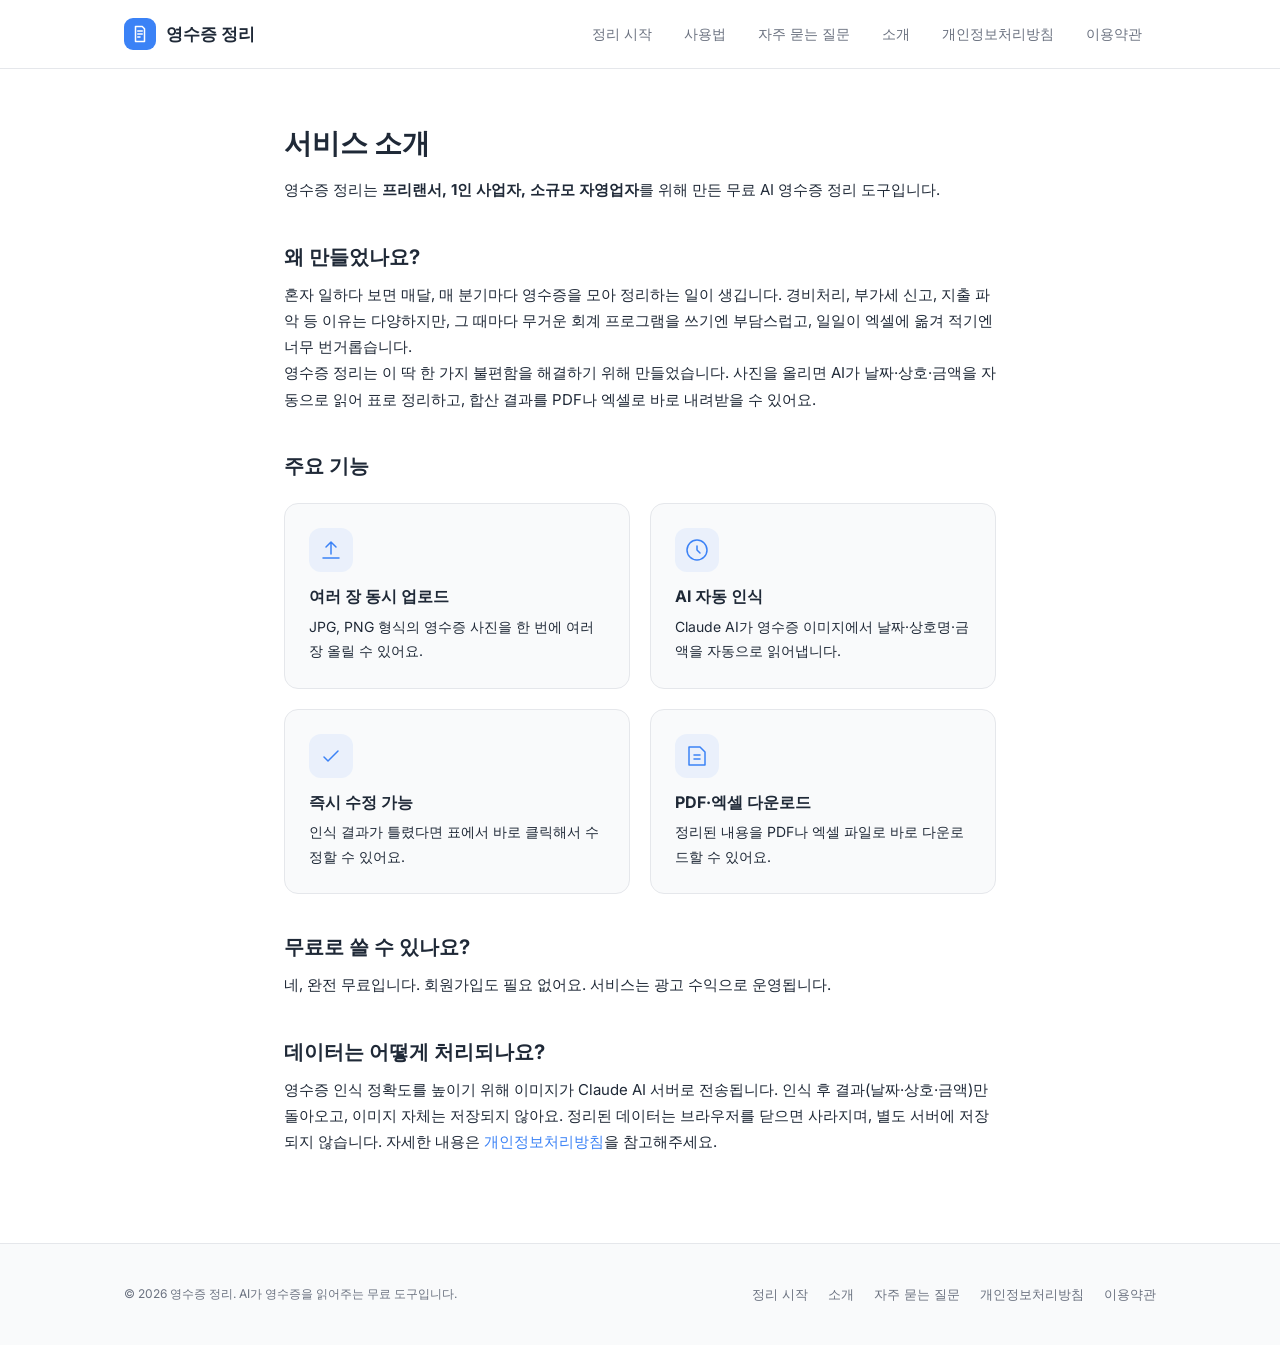
<file: about.html>
<!DOCTYPE html>
<html lang="ko">
<head>
<meta charset="UTF-8">
<meta name="viewport" content="width=device-width, initial-scale=1.0">
<title>서비스 소개 — 영수증 정리</title>
<meta name="description" content="영수증 정리는 프리랜서·자영업자를 위한 무료 AI 영수증 정리 도구입니다. AI가 영수증 사진을 읽어 자동으로 정리하고 합산해드려요.">
<meta name="robots" content="index, follow">
<link rel="canonical" href="https://www.영수증정리.com/about.html">
<link rel="preconnect" href="https://fonts.googleapis.com">
<link href="https://fonts.googleapis.com/css2?family=Inter:wght@400;500;600;700&display=swap" rel="stylesheet">
<link rel="stylesheet" href="css/style.css">
<style>
  .legal { padding: 56px 0 88px; }
  .legal .container { max-width: 760px; }
  .legal h1 { font-size: 28px; margin-bottom: 16px; }
  .legal h2 { font-size: 20px; margin: 40px 0 12px; }
  .legal p, .legal li { font-size: 15px; color: var(--color-text); line-height: 1.75; }
  .legal ul { padding-left: 20px; margin: 10px 0; }
  .legal ul li { margin-bottom: 8px; }
  .about-grid { display: grid; grid-template-columns: 1fr 1fr; gap: 20px; margin: 24px 0; }
  .about-card {
    background: var(--color-surface); border: 1px solid var(--color-border);
    border-radius: var(--radius-card); padding: 24px;
  }
  .about-card .icon-wrap {
    width: 44px; height: 44px; border-radius: 12px; background: rgba(59,130,246,0.08);
    display: flex; align-items: center; justify-content: center; color: var(--color-primary); margin-bottom: 14px;
  }
  .about-card h3 { font-size: 16px; margin-bottom: 8px; }
  .about-card p { font-size: 14px; }
  @media (max-width: 640px) { .about-grid { grid-template-columns: 1fr; } }
</style>
</head>
<body>

<header class="site-header">
  <div class="container">
    <a href="index.html" class="brand">
      <span class="brand-mark">
        <svg class="icon" viewBox="0 0 24 24"><path d="M6 2h9l3 3v17H6z"/><path d="M9 8h6M9 12h6M9 16h3"/></svg>
      </span>
      영수증 정리
    </a>
    <nav class="nav-links">
      <a href="index.html#tool">정리 시작</a>
      <a href="index.html#how">사용법</a>
      <a href="index.html#faq">자주 묻는 질문</a>
      <a href="about.html">소개</a>
      <a href="privacy.html">개인정보처리방침</a>
      <a href="terms.html">이용약관</a>
    </nav>
  </div>
</header>

<section class="legal">
  <div class="container">
    <h1>서비스 소개</h1>
    <p>영수증 정리는 <strong>프리랜서, 1인 사업자, 소규모 자영업자</strong>를 위해 만든 무료 AI 영수증 정리 도구입니다.</p>

    <h2>왜 만들었나요?</h2>
    <p>혼자 일하다 보면 매달, 매 분기마다 영수증을 모아 정리하는 일이 생깁니다. 경비처리, 부가세 신고, 지출 파악 등 이유는 다양하지만, 그 때마다 무거운 회계 프로그램을 쓰기엔 부담스럽고, 일일이 엑셀에 옮겨 적기엔 너무 번거롭습니다.</p>
    <p>영수증 정리는 이 딱 한 가지 불편함을 해결하기 위해 만들었습니다. 사진을 올리면 AI가 날짜·상호·금액을 자동으로 읽어 표로 정리하고, 합산 결과를 PDF나 엑셀로 바로 내려받을 수 있어요.</p>

    <h2>주요 기능</h2>
    <div class="about-grid">
      <div class="about-card">
        <div class="icon-wrap"><svg class="icon" viewBox="0 0 24 24"><path d="M12 16V4M7 9l5-5 5 5"/><path d="M4 20h16"/></svg></div>
        <h3>여러 장 동시 업로드</h3>
        <p>JPG, PNG 형식의 영수증 사진을 한 번에 여러 장 올릴 수 있어요.</p>
      </div>
      <div class="about-card">
        <div class="icon-wrap"><svg class="icon" viewBox="0 0 24 24"><path d="M12 2a10 10 0 1 0 0 20 10 10 0 0 0 0-20Z"/><path d="M12 8v4l3 3"/></svg></div>
        <h3>AI 자동 인식</h3>
        <p>Claude AI가 영수증 이미지에서 날짜·상호명·금액을 자동으로 읽어냅니다.</p>
      </div>
      <div class="about-card">
        <div class="icon-wrap"><svg class="icon" viewBox="0 0 24 24"><path d="m5 13 4 4L19 7"/></svg></div>
        <h3>즉시 수정 가능</h3>
        <p>인식 결과가 틀렸다면 표에서 바로 클릭해서 수정할 수 있어요.</p>
      </div>
      <div class="about-card">
        <div class="icon-wrap"><svg class="icon" viewBox="0 0 24 24"><path d="M4 3h11l5 5v13H4z"/><path d="M9 15h6M9 11h6"/></svg></div>
        <h3>PDF·엑셀 다운로드</h3>
        <p>정리된 내용을 PDF나 엑셀 파일로 바로 다운로드할 수 있어요.</p>
      </div>
    </div>

    <h2>무료로 쓸 수 있나요?</h2>
    <p>네, 완전 무료입니다. 회원가입도 필요 없어요. 서비스는 광고 수익으로 운영됩니다.</p>

    <h2>데이터는 어떻게 처리되나요?</h2>
    <p>영수증 인식 정확도를 높이기 위해 이미지가 Claude AI 서버로 전송됩니다. 인식 후 결과(날짜·상호·금액)만 돌아오고, 이미지 자체는 저장되지 않아요. 정리된 데이터는 브라우저를 닫으면 사라지며, 별도 서버에 저장되지 않습니다. 자세한 내용은 <a href="privacy.html" style="color:var(--color-primary)">개인정보처리방침</a>을 참고해주세요.</p>
  </div>
</section>

<footer class="site-footer">
  <div class="container footer-inner">
    <span class="footer-note">© 2026 영수증 정리. AI가 영수증을 읽어주는 무료 도구입니다.</span>
    <nav class="footer-links">
      <a href="index.html#tool">정리 시작</a>
      <a href="about.html">소개</a>
      <a href="index.html#faq">자주 묻는 질문</a>
      <a href="privacy.html">개인정보처리방침</a>
      <a href="terms.html">이용약관</a>
    </nav>
  </div>
</footer>

</body>
</html>
</file>
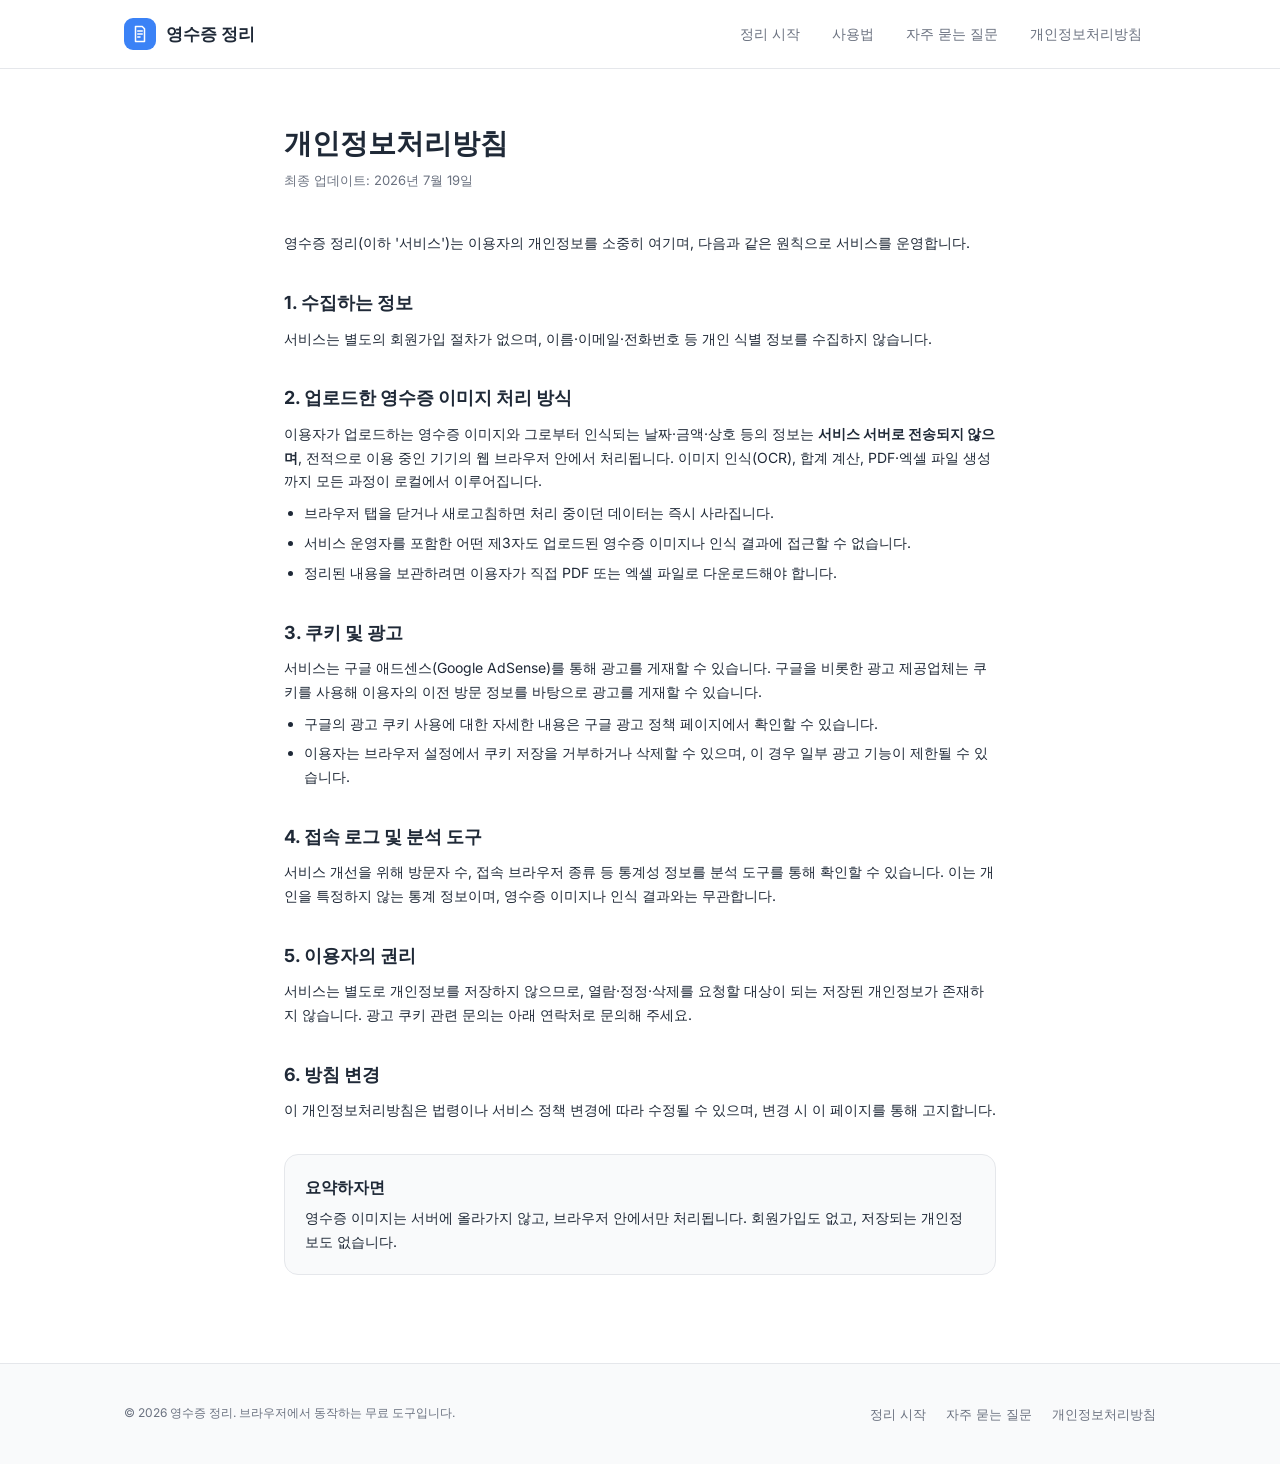
<file: privacy.html>
<!DOCTYPE html>
<html lang="ko">
<head>
<meta charset="UTF-8">
<meta name="viewport" content="width=device-width, initial-scale=1.0">
<title>개인정보처리방침 — 영수증 정리</title>
<link rel="preconnect" href="https://fonts.googleapis.com">
<link href="https://fonts.googleapis.com/css2?family=Inter:wght@400;500;600;700&display=swap" rel="stylesheet">
<link rel="stylesheet" href="css/style.css">
<style>
  .legal { padding: 56px 0 88px; }
  .legal .container { max-width: 760px; }
  .legal h1 { font-size: 28px; margin-bottom: 8px; }
  .legal .updated { font-size: 13px; color: var(--color-sub); margin-bottom: 40px; }
  .legal h2 { font-size: 18px; margin: 36px 0 12px; }
  .legal p, .legal li { font-size: 14px; color: var(--color-text); line-height: 1.7; }
  .legal ul { padding-left: 20px; margin: 8px 0; }
  .legal ul li { margin-bottom: 6px; }
  .legal .card {
    background: var(--color-surface);
    border: 1px solid var(--color-border);
    border-radius: var(--radius-card);
    padding: 20px;
    margin-top: 32px;
  }
</style>
</head>
<body>

<header class="site-header">
  <div class="container">
    <a href="index.html" class="brand">
      <span class="brand-mark">
        <svg class="icon" viewBox="0 0 24 24"><path d="M6 2h9l3 3v17H6z"/><path d="M9 8h6M9 12h6M9 16h3"/></svg>
      </span>
      영수증 정리
    </a>
    <nav class="nav-links">
      <a href="index.html#tool">정리 시작</a>
      <a href="index.html#how">사용법</a>
      <a href="index.html#faq">자주 묻는 질문</a>
      <a href="privacy.html">개인정보처리방침</a>
    </nav>
  </div>
</header>

<section class="legal">
  <div class="container">
    <h1>개인정보처리방침</h1>
    <p class="updated">최종 업데이트: 2026년 7월 19일</p>

    <p>영수증 정리(이하 '서비스')는 이용자의 개인정보를 소중히 여기며, 다음과 같은 원칙으로 서비스를 운영합니다.</p>

    <h2>1. 수집하는 정보</h2>
    <p>서비스는 별도의 회원가입 절차가 없으며, 이름·이메일·전화번호 등 개인 식별 정보를 수집하지 않습니다.</p>

    <h2>2. 업로드한 영수증 이미지 처리 방식</h2>
    <p>이용자가 업로드하는 영수증 이미지와 그로부터 인식되는 날짜·금액·상호 등의 정보는 <strong>서비스 서버로 전송되지 않으며</strong>, 전적으로 이용 중인 기기의 웹 브라우저 안에서 처리됩니다. 이미지 인식(OCR), 합계 계산, PDF·엑셀 파일 생성까지 모든 과정이 로컬에서 이루어집니다.</p>
    <ul>
      <li>브라우저 탭을 닫거나 새로고침하면 처리 중이던 데이터는 즉시 사라집니다.</li>
      <li>서비스 운영자를 포함한 어떤 제3자도 업로드된 영수증 이미지나 인식 결과에 접근할 수 없습니다.</li>
      <li>정리된 내용을 보관하려면 이용자가 직접 PDF 또는 엑셀 파일로 다운로드해야 합니다.</li>
    </ul>

    <h2>3. 쿠키 및 광고</h2>
    <p>서비스는 구글 애드센스(Google AdSense)를 통해 광고를 게재할 수 있습니다. 구글을 비롯한 광고 제공업체는 쿠키를 사용해 이용자의 이전 방문 정보를 바탕으로 광고를 게재할 수 있습니다.</p>
    <ul>
      <li>구글의 광고 쿠키 사용에 대한 자세한 내용은 구글 광고 정책 페이지에서 확인할 수 있습니다.</li>
      <li>이용자는 브라우저 설정에서 쿠키 저장을 거부하거나 삭제할 수 있으며, 이 경우 일부 광고 기능이 제한될 수 있습니다.</li>
    </ul>

    <h2>4. 접속 로그 및 분석 도구</h2>
    <p>서비스 개선을 위해 방문자 수, 접속 브라우저 종류 등 통계성 정보를 분석 도구를 통해 확인할 수 있습니다. 이는 개인을 특정하지 않는 통계 정보이며, 영수증 이미지나 인식 결과와는 무관합니다.</p>

    <h2>5. 이용자의 권리</h2>
    <p>서비스는 별도로 개인정보를 저장하지 않으므로, 열람·정정·삭제를 요청할 대상이 되는 저장된 개인정보가 존재하지 않습니다. 광고 쿠키 관련 문의는 아래 연락처로 문의해 주세요.</p>

    <h2>6. 방침 변경</h2>
    <p>이 개인정보처리방침은 법령이나 서비스 정책 변경에 따라 수정될 수 있으며, 변경 시 이 페이지를 통해 고지합니다.</p>

    <div class="card">
      <strong>요약하자면</strong>
      <p style="margin-top:6px">영수증 이미지는 서버에 올라가지 않고, 브라우저 안에서만 처리됩니다. 회원가입도 없고, 저장되는 개인정보도 없습니다.</p>
    </div>
  </div>
</section>

<footer class="site-footer">
  <div class="container footer-inner">
    <span class="footer-note">© 2026 영수증 정리. 브라우저에서 동작하는 무료 도구입니다.</span>
    <nav class="footer-links">
      <a href="index.html#tool">정리 시작</a>
      <a href="index.html#faq">자주 묻는 질문</a>
      <a href="privacy.html">개인정보처리방침</a>
    </nav>
  </div>
</footer>

</body>
</html>
</file>
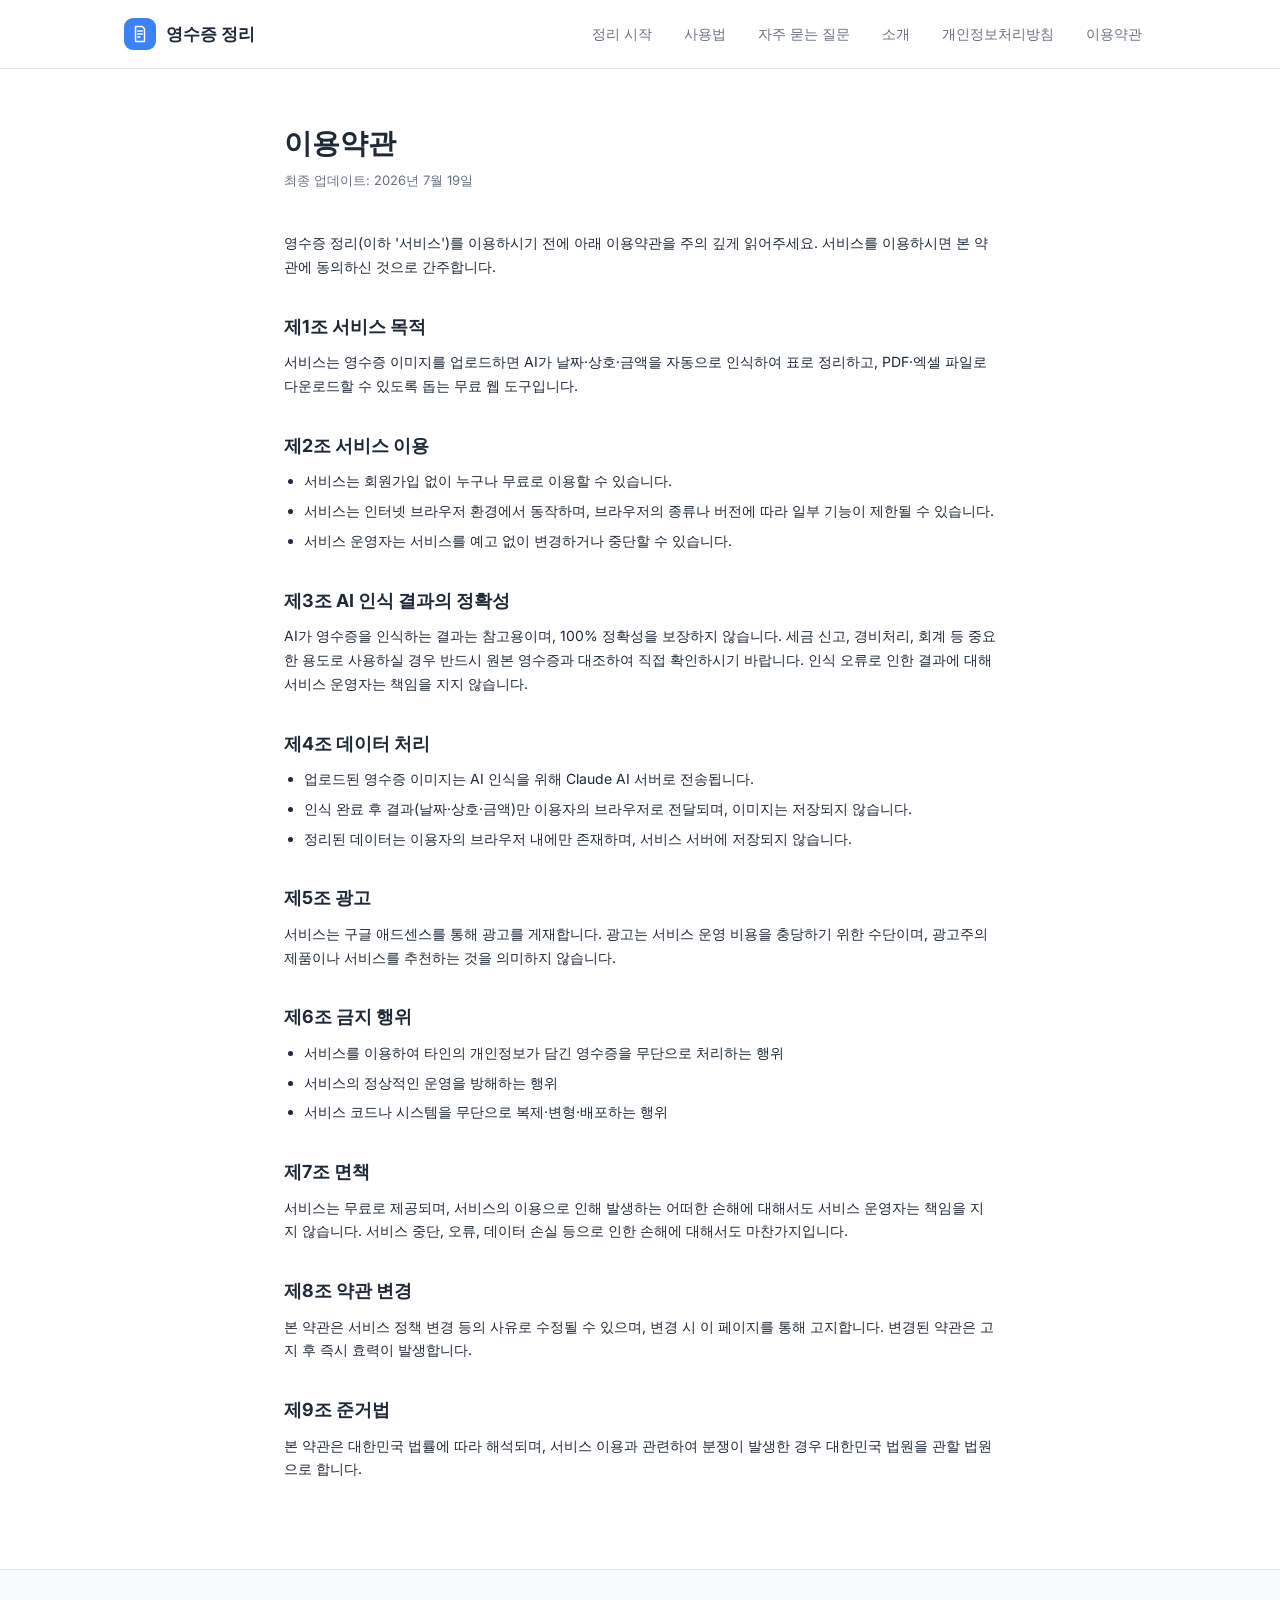
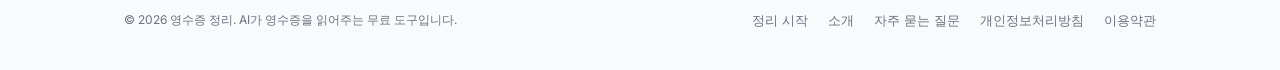
<file: terms.html>
<!DOCTYPE html>
<html lang="ko">
<head>
<meta charset="UTF-8">
<meta name="viewport" content="width=device-width, initial-scale=1.0">
<title>이용약관 — 영수증 정리</title>
<meta name="description" content="영수증 정리 서비스 이용약관입니다.">
<meta name="robots" content="index, follow">
<link rel="canonical" href="https://www.영수증정리.com/terms.html">
<link rel="preconnect" href="https://fonts.googleapis.com">
<link href="https://fonts.googleapis.com/css2?family=Inter:wght@400;500;600;700&display=swap" rel="stylesheet">
<link rel="stylesheet" href="css/style.css">
<style>
  .legal { padding: 56px 0 88px; }
  .legal .container { max-width: 760px; }
  .legal h1 { font-size: 28px; margin-bottom: 8px; }
  .legal .updated { font-size: 13px; color: var(--color-sub); margin-bottom: 40px; }
  .legal h2 { font-size: 18px; margin: 36px 0 12px; }
  .legal p, .legal li { font-size: 14px; color: var(--color-text); line-height: 1.7; }
  .legal ul { padding-left: 20px; margin: 8px 0; }
  .legal ul li { margin-bottom: 6px; }
</style>
</head>
<body>

<header class="site-header">
  <div class="container">
    <a href="index.html" class="brand">
      <span class="brand-mark">
        <svg class="icon" viewBox="0 0 24 24"><path d="M6 2h9l3 3v17H6z"/><path d="M9 8h6M9 12h6M9 16h3"/></svg>
      </span>
      영수증 정리
    </a>
    <nav class="nav-links">
      <a href="index.html#tool">정리 시작</a>
      <a href="index.html#how">사용법</a>
      <a href="index.html#faq">자주 묻는 질문</a>
      <a href="about.html">소개</a>
      <a href="privacy.html">개인정보처리방침</a>
      <a href="terms.html">이용약관</a>
    </nav>
  </div>
</header>

<section class="legal">
  <div class="container">
    <h1>이용약관</h1>
    <p class="updated">최종 업데이트: 2026년 7월 19일</p>

    <p>영수증 정리(이하 '서비스')를 이용하시기 전에 아래 이용약관을 주의 깊게 읽어주세요. 서비스를 이용하시면 본 약관에 동의하신 것으로 간주합니다.</p>

    <h2>제1조 서비스 목적</h2>
    <p>서비스는 영수증 이미지를 업로드하면 AI가 날짜·상호·금액을 자동으로 인식하여 표로 정리하고, PDF·엑셀 파일로 다운로드할 수 있도록 돕는 무료 웹 도구입니다.</p>

    <h2>제2조 서비스 이용</h2>
    <ul>
      <li>서비스는 회원가입 없이 누구나 무료로 이용할 수 있습니다.</li>
      <li>서비스는 인터넷 브라우저 환경에서 동작하며, 브라우저의 종류나 버전에 따라 일부 기능이 제한될 수 있습니다.</li>
      <li>서비스 운영자는 서비스를 예고 없이 변경하거나 중단할 수 있습니다.</li>
    </ul>

    <h2>제3조 AI 인식 결과의 정확성</h2>
    <p>AI가 영수증을 인식하는 결과는 참고용이며, 100% 정확성을 보장하지 않습니다. 세금 신고, 경비처리, 회계 등 중요한 용도로 사용하실 경우 반드시 원본 영수증과 대조하여 직접 확인하시기 바랍니다. 인식 오류로 인한 결과에 대해 서비스 운영자는 책임을 지지 않습니다.</p>

    <h2>제4조 데이터 처리</h2>
    <ul>
      <li>업로드된 영수증 이미지는 AI 인식을 위해 Claude AI 서버로 전송됩니다.</li>
      <li>인식 완료 후 결과(날짜·상호·금액)만 이용자의 브라우저로 전달되며, 이미지는 저장되지 않습니다.</li>
      <li>정리된 데이터는 이용자의 브라우저 내에만 존재하며, 서비스 서버에 저장되지 않습니다.</li>
    </ul>

    <h2>제5조 광고</h2>
    <p>서비스는 구글 애드센스를 통해 광고를 게재합니다. 광고는 서비스 운영 비용을 충당하기 위한 수단이며, 광고주의 제품이나 서비스를 추천하는 것을 의미하지 않습니다.</p>

    <h2>제6조 금지 행위</h2>
    <ul>
      <li>서비스를 이용하여 타인의 개인정보가 담긴 영수증을 무단으로 처리하는 행위</li>
      <li>서비스의 정상적인 운영을 방해하는 행위</li>
      <li>서비스 코드나 시스템을 무단으로 복제·변형·배포하는 행위</li>
    </ul>

    <h2>제7조 면책</h2>
    <p>서비스는 무료로 제공되며, 서비스의 이용으로 인해 발생하는 어떠한 손해에 대해서도 서비스 운영자는 책임을 지지 않습니다. 서비스 중단, 오류, 데이터 손실 등으로 인한 손해에 대해서도 마찬가지입니다.</p>

    <h2>제8조 약관 변경</h2>
    <p>본 약관은 서비스 정책 변경 등의 사유로 수정될 수 있으며, 변경 시 이 페이지를 통해 고지합니다. 변경된 약관은 고지 후 즉시 효력이 발생합니다.</p>

    <h2>제9조 준거법</h2>
    <p>본 약관은 대한민국 법률에 따라 해석되며, 서비스 이용과 관련하여 분쟁이 발생한 경우 대한민국 법원을 관할 법원으로 합니다.</p>
  </div>
</section>

<footer class="site-footer">
  <div class="container footer-inner">
    <span class="footer-note">© 2026 영수증 정리. AI가 영수증을 읽어주는 무료 도구입니다.</span>
    <nav class="footer-links">
      <a href="index.html#tool">정리 시작</a>
      <a href="about.html">소개</a>
      <a href="index.html#faq">자주 묻는 질문</a>
      <a href="privacy.html">개인정보처리방침</a>
      <a href="terms.html">이용약관</a>
    </nav>
  </div>
</footer>

</body>
</html>
</file>
<file: css/style.css>
/* ==========================================================================
   디자인 토큰 (레시피 지정값 그대로 적용)
   ========================================================================== */
:root {
  --color-primary: #3B82F6;
  --color-primary-hover: #2f6fd9;
  --color-text: #1F2937;
  --color-sub: #6B7280;
  --color-bg: #FFFFFF;
  --color-surface: #F9FAFB;
  --color-border: #E5E7EB;

  --radius-btn: 10px;
  --radius-card: 14px;

  --font-base: 'Inter', -apple-system, BlinkMacSystemFont, 'Malgun Gothic', sans-serif;

  --icon-stroke: 1.5;
  --shadow-card: 0 1px 2px rgba(31, 41, 55, 0.04), 0 4px 12px rgba(31, 41, 55, 0.04);
}

* { box-sizing: border-box; }

html { scroll-behavior: smooth; }

body {
  margin: 0;
  font-family: var(--font-base);
  color: var(--color-text);
  background: var(--color-bg);
  font-weight: 400;
  line-height: 1.55;
  -webkit-font-smoothing: antialiased;
}

h1, h2, h3, h4 { font-weight: 700; line-height: 1.3; margin: 0; }
p { margin: 0; color: var(--color-sub); }

a { color: inherit; text-decoration: none; }

img { max-width: 100%; display: block; }

.icon {
  width: 24px;
  height: 24px;
  stroke: currentColor;
  stroke-width: var(--icon-stroke);
  fill: none;
  stroke-linecap: round;
  stroke-linejoin: round;
  flex-shrink: 0;
}

/* Layout helpers */
.container {
  max-width: 1080px;
  margin: 0 auto;
  padding: 0 24px;
}

.visually-hidden {
  position: absolute;
  width: 1px; height: 1px;
  overflow: hidden;
  clip: rect(0 0 0 0);
  white-space: nowrap;
}

/* ==========================================================================
   버튼
   ========================================================================== */
.btn {
  display: inline-flex;
  align-items: center;
  gap: 8px;
  border-radius: var(--radius-btn);
  padding: 12px 20px;
  font-weight: 700;
  font-size: 15px;
  font-family: var(--font-base);
  border: 1px solid transparent;
  cursor: pointer;
  transition: background 0.15s ease, border-color 0.15s ease, transform 0.1s ease;
}
.btn:active { transform: translateY(1px); }

.btn-primary {
  background: var(--color-primary);
  color: #fff;
  border-color: var(--color-primary);
}
.btn-primary:hover { background: var(--color-primary-hover); border-color: var(--color-primary-hover); }

.btn-outline {
  background: transparent;
  color: var(--color-text);
  border-color: var(--color-border);
}
.btn-outline:hover { border-color: var(--color-primary); color: var(--color-primary); }

.btn-ghost {
  background: transparent;
  color: var(--color-sub);
  border-color: transparent;
  padding: 8px 12px;
  font-weight: 500;
}
.btn-ghost:hover { color: var(--color-text); background: var(--color-surface); }

.btn:disabled { opacity: 0.5; cursor: not-allowed; }

.btn-sm { padding: 8px 14px; font-size: 13px; }

/* Focus visibility */
a:focus-visible, button:focus-visible, input:focus-visible, select:focus-visible, [tabindex]:focus-visible {
  outline: 2px solid var(--color-primary);
  outline-offset: 2px;
}

/* ==========================================================================
   헤더 / 네비게이션
   ========================================================================== */
.site-header {
  position: sticky;
  top: 0;
  z-index: 50;
  background: rgba(255, 255, 255, 0.9);
  backdrop-filter: blur(8px);
  border-bottom: 1px solid var(--color-border);
}
.site-header .container {
  display: flex;
  align-items: center;
  justify-content: space-between;
  height: 68px;
}
.brand {
  display: flex;
  align-items: center;
  gap: 10px;
  font-weight: 700;
  font-size: 17px;
}
.brand .brand-mark {
  width: 32px;
  height: 32px;
  border-radius: 9px;
  background: var(--color-primary);
  display: flex;
  align-items: center;
  justify-content: center;
  color: #fff;
}
.brand .brand-mark .icon { width: 18px; height: 18px; stroke-width: 2; }

.nav-links {
  display: flex;
  align-items: center;
  gap: 4px;
}
.nav-links a {
  padding: 8px 14px;
  border-radius: 8px;
  font-size: 14px;
  font-weight: 500;
  color: var(--color-sub);
}
.nav-links a:hover { color: var(--color-text); background: var(--color-surface); }

.nav-toggle {
  display: none;
  background: none;
  border: none;
  cursor: pointer;
  padding: 6px;
}

/* 모바일 메뉴 열림 상태 */
.nav-links.mobile-open {
  display: flex;
  flex-direction: column;
  position: absolute;
  top: 68px; left: 0; right: 0;
  background: #fff;
  border-bottom: 1px solid var(--color-border);
  padding: 12px 16px 16px;
  gap: 2px;
  z-index: 49;
  box-shadow: 0 8px 24px rgba(0,0,0,0.06);
}
.nav-links.mobile-open a {
  padding: 10px 14px;
  border-radius: 8px;
  font-size: 15px;
}

/* 인식 중 오버레이 */
.processing-overlay {
  display: flex; align-items: center; gap: 10px;
  padding: 14px 24px;
  background: rgba(59, 130, 246, 0.06);
  border-top: 1px solid rgba(59, 130, 246, 0.15);
  font-size: 13px; color: var(--color-primary); font-weight: 600;
}
.processing-overlay.hidden { display: none; }
.processing-overlay .spin { animation: spin 0.9s linear infinite; }

/* ==========================================================================
   히어로
   ========================================================================== */
.hero {
  padding: 72px 0 56px;
  background:
    radial-gradient(circle at 15% 20%, rgba(59, 130, 246, 0.07), transparent 45%),
    var(--color-bg);
}
.hero-inner {
  display: grid;
  grid-template-columns: 1.1fr 0.9fr;
  gap: 48px;
  align-items: center;
}
.eyebrow {
  display: inline-flex;
  align-items: center;
  gap: 6px;
  font-size: 13px;
  font-weight: 700;
  color: var(--color-primary);
  background: rgba(59, 130, 246, 0.08);
  padding: 6px 12px;
  border-radius: 999px;
  margin-bottom: 18px;
}
.hero h1 {
  font-size: 40px;
  letter-spacing: -0.02em;
  margin-bottom: 16px;
}
.hero h1 span { color: var(--color-primary); }
.hero p.lead {
  font-size: 17px;
  color: var(--color-sub);
  margin-bottom: 28px;
  max-width: 46ch;
}
.hero-actions { display: flex; gap: 12px; flex-wrap: wrap; }

.hero-badges {
  display: flex;
  gap: 20px;
  margin-top: 32px;
  flex-wrap: wrap;
}
.hero-badge {
  display: flex;
  align-items: center;
  gap: 8px;
  font-size: 13px;
  color: var(--color-sub);
  font-weight: 500;
}
.hero-badge .icon { width: 18px; height: 18px; color: var(--color-primary); }

/* Hero visual: mock receipt-to-table */
.hero-visual {
  background: var(--color-surface);
  border: 1px solid var(--color-border);
  border-radius: 18px;
  padding: 20px;
  box-shadow: var(--shadow-card);
}
.hero-visual-row {
  display: flex;
  align-items: center;
  gap: 12px;
  background: #fff;
  border: 1px solid var(--color-border);
  border-radius: var(--radius-card);
  padding: 12px;
  margin-bottom: 10px;
}
.hero-visual-row:last-child { margin-bottom: 0; }
.thumb-mock {
  width: 40px; height: 40px;
  border-radius: 8px;
  background: linear-gradient(135deg, #E0ECFF, #F9FAFB);
  border: 1px solid var(--color-border);
  flex-shrink: 0;
}
.hero-visual-text { flex: 1; min-width: 0; }
.hero-visual-text .row-title { font-size: 13px; font-weight: 600; color: var(--color-text); }
.hero-visual-text .row-sub { font-size: 12px; color: var(--color-sub); }
.hero-visual-amount { font-size: 13px; font-weight: 700; color: var(--color-text); white-space: nowrap; }
.hero-visual-arrow {
  display: flex; justify-content: center; color: var(--color-sub); margin: 6px 0;
}
.hero-visual-total {
  display: flex; justify-content: space-between; align-items: center;
  padding: 14px; background: rgba(59,130,246,0.06); border-radius: var(--radius-card); margin-top: 4px;
}
.hero-visual-total .label { font-size: 13px; color: var(--color-sub); font-weight: 600; }
.hero-visual-total .value { font-size: 20px; font-weight: 700; color: var(--color-primary); }

/* ==========================================================================
   섹션 공통
   ========================================================================== */
section { padding: 64px 0; }
.section-head { max-width: 640px; margin: 0 auto 40px; text-align: center; }
.section-head h2 { font-size: 28px; letter-spacing: -0.01em; margin-bottom: 12px; }
.section-head p { font-size: 15px; }
.section-alt { background: var(--color-surface); border-top: 1px solid var(--color-border); border-bottom: 1px solid var(--color-border); }

/* ==========================================================================
   업로드 존
   ========================================================================== */
.tool-panel {
  background: var(--color-bg);
  border: 1px solid var(--color-border);
  border-radius: 18px;
  box-shadow: var(--shadow-card);
  overflow: hidden;
}

.dropzone {
  margin: 24px;
  border: 1.5px dashed var(--color-border);
  border-radius: var(--radius-card);
  padding: 40px 24px;
  text-align: center;
  cursor: pointer;
  transition: border-color 0.15s ease, background 0.15s ease;
}
.dropzone:hover, .dropzone.drag-over {
  border-color: var(--color-primary);
  background: rgba(59, 130, 246, 0.04);
}
.dropzone .icon-wrap {
  width: 52px; height: 52px;
  border-radius: 14px;
  background: var(--color-surface);
  border: 1px solid var(--color-border);
  display: flex; align-items: center; justify-content: center;
  margin: 0 auto 16px;
  color: var(--color-primary);
}
.dropzone h3 { font-size: 16px; margin-bottom: 6px; }
.dropzone p { font-size: 13px; }
.dropzone input[type="file"] { display: none; }

.toolbar {
  display: flex;
  align-items: center;
  justify-content: space-between;
  gap: 16px;
  flex-wrap: wrap;
  padding: 0 24px 20px;
}
.search-field {
  display: flex;
  align-items: center;
  gap: 8px;
  border: 1px solid var(--color-border);
  border-radius: var(--radius-btn);
  padding: 9px 14px;
  min-width: 220px;
  color: var(--color-sub);
}
.search-field input {
  border: none; outline: none; font-family: var(--font-base);
  font-size: 14px; width: 100%; color: var(--color-text); background: transparent;
}
.search-field .icon { width: 18px; height: 18px; }

.toolbar-actions { display: flex; gap: 8px; flex-wrap: wrap; }

/* 상태 배지 */
.status-badge {
  display: inline-flex; align-items: center; gap: 5px;
  font-size: 12px; font-weight: 600; padding: 3px 9px; border-radius: 999px;
}
.status-badge.status-pending { background: #F3F4F6; color: var(--color-sub); }
.status-badge.status-processing { background: #FEF3C7; color: #92400E; }
.status-badge.status-done { background: #DCFCE7; color: #166534; }
.status-badge.status-error { background: #FEE2E2; color: #991B1B; }
.status-badge .spin { animation: spin 0.9s linear infinite; }
@keyframes spin { to { transform: rotate(360deg); } }

/* ==========================================================================
   영수증 테이블
   ========================================================================== */
.table-wrap { overflow-x: auto; border-top: 1px solid var(--color-border); }
table.receipt-table { width: 100%; border-collapse: collapse; min-width: 760px; }
.receipt-table thead th {
  text-align: left; font-size: 12px; font-weight: 700; color: var(--color-sub);
  text-transform: uppercase; letter-spacing: 0.04em;
  padding: 12px 16px; background: var(--color-surface);
  border-bottom: 1px solid var(--color-border);
}
.receipt-table tbody td {
  padding: 12px 16px; border-bottom: 1px solid var(--color-border);
  font-size: 14px; vertical-align: middle;
}
.receipt-table tbody tr:hover { background: rgba(59,130,246,0.03); }
.receipt-table tbody tr:last-child td { border-bottom: none; }

.cell-thumb { display: flex; align-items: center; gap: 10px; }
.cell-thumb img {
  width: 56px;
  height: auto;
  max-height: 80px;
  object-fit: contain;
  object-position: top;
  border-radius: 8px;
  border: 1px solid var(--color-border);
  background: var(--color-surface);
  cursor: zoom-in;
}
.cell-thumb .file-name { font-size: 12px; color: var(--color-sub); max-width: 130px; overflow: hidden; text-overflow: ellipsis; white-space: nowrap; }

.editable-input {
  border: 1px solid transparent;
  background: transparent;
  font-family: var(--font-base);
  font-size: 14px;
  color: var(--color-text);
  padding: 6px 8px;
  border-radius: 8px;
  width: 100%;
}
.editable-input:hover { background: var(--color-surface); }
.editable-input:focus { border-color: var(--color-primary); background: #fff; outline: none; }

select.editable-input { cursor: pointer; }

.amount-input { text-align: right; font-weight: 600; font-variant-numeric: tabular-nums; }

.row-remove {
  background: none; border: none; cursor: pointer; color: var(--color-sub);
  padding: 6px; border-radius: 8px; display: flex;
}
.row-remove:hover { color: #DC2626; background: #FEE2E2; }

.empty-state {
  text-align: center; padding: 56px 24px; color: var(--color-sub);
}
.empty-state .icon-wrap {
  width: 56px; height: 56px; border-radius: 16px; background: var(--color-surface);
  border: 1px solid var(--color-border); display: flex; align-items: center; justify-content: center;
  margin: 0 auto 16px; color: var(--color-sub);
}
.empty-state h3 { font-size: 15px; color: var(--color-text); margin-bottom: 6px; }
.empty-state p { font-size: 13px; }

/* ==========================================================================
   요약 바
   ========================================================================== */
.summary-bar {
  display: grid;
  grid-template-columns: repeat(4, 1fr);
  gap: 1px;
  background: var(--color-border);
  border-top: 1px solid var(--color-border);
}
.summary-cell {
  background: var(--color-bg);
  padding: 20px 24px;
}
.summary-cell .label { font-size: 12px; color: var(--color-sub); font-weight: 600; margin-bottom: 6px; }
.summary-cell .value { font-size: 22px; font-weight: 700; color: var(--color-text); font-variant-numeric: tabular-nums; }
.summary-cell.total .value { color: var(--color-primary); }

.export-bar {
  display: flex; justify-content: flex-end; gap: 10px;
  padding: 20px 24px; border-top: 1px solid var(--color-border);
  background: var(--color-surface);
  flex-wrap: wrap;
}

/* ==========================================================================
   프라이버시 안내 카드
   ========================================================================== */
.privacy-strip {
  display: flex; align-items: flex-start; gap: 14px;
  background: rgba(59, 130, 246, 0.05);
  border: 1px solid rgba(59, 130, 246, 0.18);
  border-radius: var(--radius-card);
  padding: 16px 18px;
  margin: 24px 24px 0;
  font-size: 13px;
  color: var(--color-text);
}
.privacy-strip .icon { color: var(--color-primary); margin-top: 1px; }
.privacy-strip strong { display: block; margin-bottom: 2px; }
.privacy-strip span { color: var(--color-sub); }

/* ==========================================================================
   스텝 (사용법)
   ========================================================================== */
.steps {
  display: grid;
  grid-template-columns: repeat(4, 1fr);
  gap: 20px;
}
.step-card {
  background: var(--color-bg);
  border: 1px solid var(--color-border);
  border-radius: var(--radius-card);
  padding: 24px 20px;
}
.step-num {
  font-size: 12px; font-weight: 700; color: var(--color-primary);
  margin-bottom: 14px; letter-spacing: 0.02em;
}
.step-card .icon-wrap {
  width: 40px; height: 40px; border-radius: 11px; background: var(--color-surface);
  display: flex; align-items: center; justify-content: center; margin-bottom: 14px; color: var(--color-primary);
}
.step-card h3 { font-size: 15px; margin-bottom: 6px; }
.step-card p { font-size: 13px; }

/* ==========================================================================
   FAQ
   ========================================================================== */
.faq-list { max-width: 720px; margin: 0 auto; }
.faq-item {
  border-bottom: 1px solid var(--color-border);
}
.faq-question {
  display: flex; align-items: center; justify-content: space-between; gap: 16px;
  width: 100%; text-align: left; background: none; border: none; cursor: pointer;
  padding: 20px 4px; font-family: var(--font-base); font-size: 15px; font-weight: 600; color: var(--color-text);
}
.faq-question .icon { color: var(--color-sub); transition: transform 0.2s ease; flex-shrink: 0; }
.faq-item.open .faq-question .icon { transform: rotate(45deg); color: var(--color-primary); }
.faq-answer {
  max-height: 0; overflow: hidden; transition: max-height 0.25s ease;
}
.faq-item.open .faq-answer { max-height: 240px; }
.faq-answer p { padding: 0 4px 20px; font-size: 14px; }

/* ==========================================================================
   푸터
   ========================================================================== */
.site-footer {
  border-top: 1px solid var(--color-border);
  background: var(--color-surface);
  padding: 40px 0;
}
.footer-inner {
  display: flex; justify-content: space-between; align-items: center; flex-wrap: wrap; gap: 16px;
}
.footer-links { display: flex; gap: 20px; flex-wrap: wrap; }
.footer-links a { font-size: 13px; color: var(--color-sub); }
.footer-links a:hover { color: var(--color-text); }
.footer-note { font-size: 12px; color: var(--color-sub); }

/* ==========================================================================
   광고 슬롯
   ========================================================================== */
.ad-slot {
  width: 100%;
  overflow: hidden;
}
.ad-slot-horizontal {
  min-height: 0; /* 승인 전엔 높이 0으로 자연스럽게 숨김 */
  background: transparent;
}

/* ==========================================================================
   이미지 미리보기 모달
   ========================================================================== */
.img-modal-backdrop {
  position: fixed; inset: 0; z-index: 200;
  background: rgba(0, 0, 0, 0.72);
  display: flex; align-items: center; justify-content: center;
  padding: 24px;
  opacity: 0; pointer-events: none;
  transition: opacity 0.2s ease;
}
.img-modal-backdrop.open {
  opacity: 1; pointer-events: auto;
}
.img-modal {
  position: relative;
  max-width: min(600px, 100%);
  max-height: 90vh;
  background: #fff;
  border-radius: 18px;
  overflow: hidden;
  box-shadow: 0 24px 64px rgba(0,0,0,0.4);
  transform: scale(0.95);
  transition: transform 0.2s ease;
  display: flex; flex-direction: column;
}
.img-modal-backdrop.open .img-modal { transform: scale(1); }
.img-modal-header {
  display: flex; align-items: center; justify-content: space-between;
  padding: 14px 18px; border-bottom: 1px solid var(--color-border);
  flex-shrink: 0;
}
.img-modal-header .file-name-label {
  font-size: 13px; font-weight: 600; color: var(--color-text);
  overflow: hidden; text-overflow: ellipsis; white-space: nowrap; max-width: 400px;
}
.img-modal-close {
  background: none; border: none; cursor: pointer; padding: 6px;
  border-radius: 8px; color: var(--color-sub); display: flex;
}
.img-modal-close:hover { background: var(--color-surface); color: var(--color-text); }
.img-modal img {
  display: block; width: 100%; height: auto;
  max-height: calc(90vh - 56px);
  object-fit: contain;
}

/* ==========================================================================
   토스트
   ========================================================================== */
.toast {
  position: fixed; bottom: 24px; left: 50%; transform: translateX(-50%) translateY(20px);
  background: var(--color-text); color: #fff; padding: 12px 20px; border-radius: var(--radius-btn);
  font-size: 14px; font-weight: 500; box-shadow: 0 8px 24px rgba(0,0,0,0.18);
  opacity: 0; pointer-events: none; transition: all 0.25s ease; z-index: 100;
  display: flex; align-items: center; gap: 8px;
}
.toast.show { opacity: 1; transform: translateX(-50%) translateY(0); pointer-events: auto; }

/* ==========================================================================
   반응형
   ========================================================================== */
@media (max-width: 860px) {
  .hero-inner { grid-template-columns: 1fr; }
  .hero h1 { font-size: 32px; }
  .steps { grid-template-columns: repeat(2, 1fr); }
  .summary-bar { grid-template-columns: repeat(2, 1fr); }
}

@media (max-width: 640px) {
  .nav-links { display: none; }
  .nav-toggle { display: flex; }
  .hero { padding: 48px 0 40px; }
  .hero h1 { font-size: 27px; }
  section { padding: 48px 0; }
  .steps { grid-template-columns: 1fr; }
  .summary-bar { grid-template-columns: 1fr 1fr; }
  .toolbar { flex-direction: column; align-items: stretch; }
  .export-bar { justify-content: stretch; }
  .export-bar .btn { flex: 1; justify-content: center; }
}

@media (prefers-reduced-motion: reduce) {
  * { animation-duration: 0.01ms !important; transition-duration: 0.01ms !important; }
}
</file>
